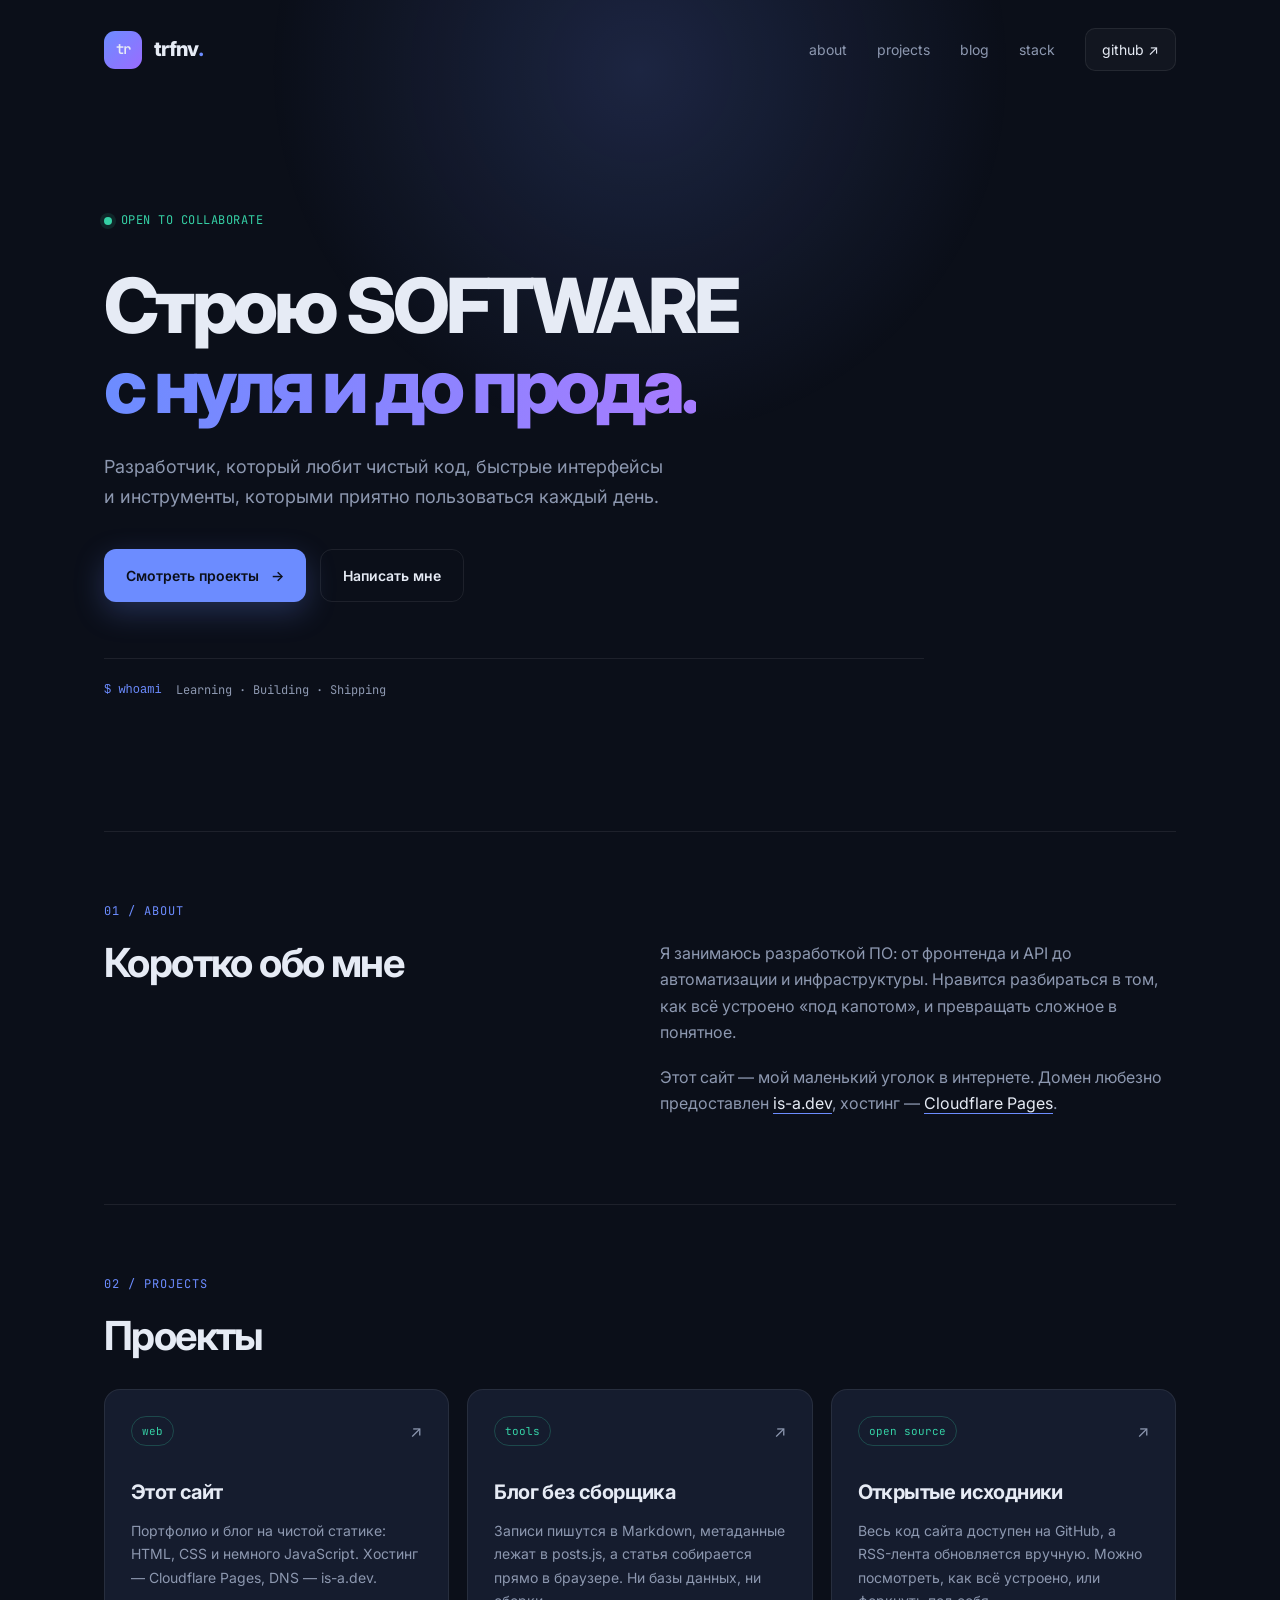
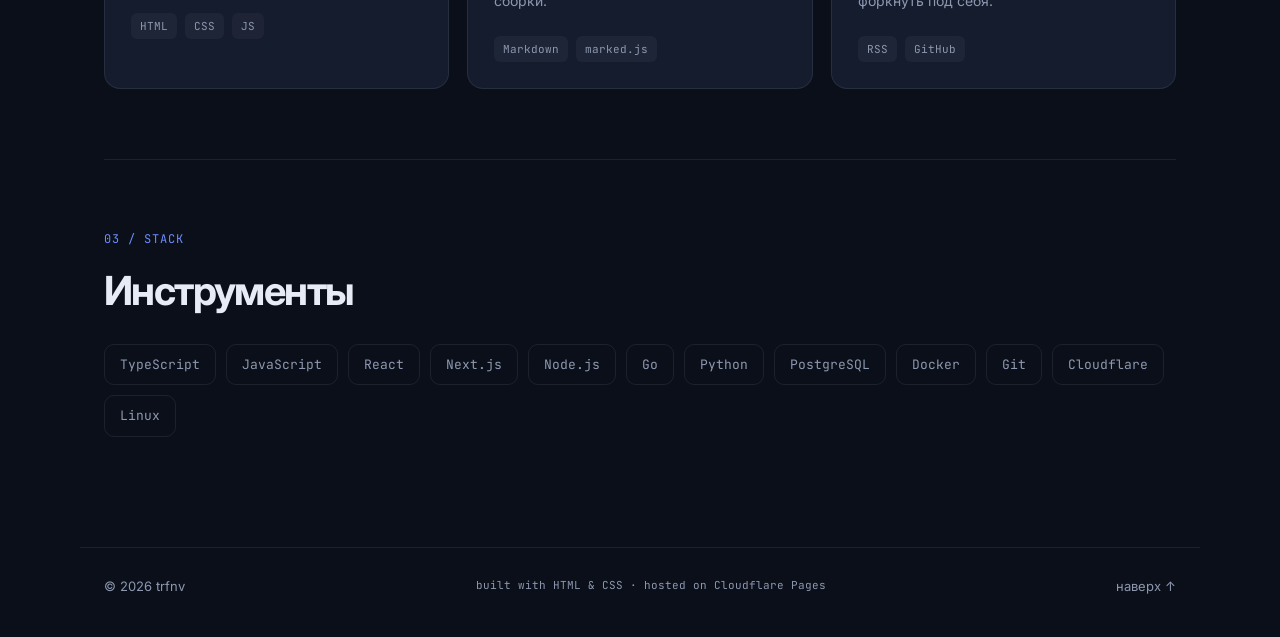
<file: index.html>
<!DOCTYPE html>
<html lang="ru">
<head>
  <meta charset="UTF-8" />
  <meta name="viewport" content="width=device-width, initial-scale=1.0" />
  <meta name="description" content="trfnv — разработка ПО,_open source и заметки о коде." />
  <meta name="theme-color" content="#0b0f19" />
  <title>trfnv — developer</title>
  <link rel="preconnect" href="https://fonts.googleapis.com" />
  <link rel="preconnect" href="https://fonts.gstatic.com" crossorigin />
  <link href="https://fonts.googleapis.com/css2?family=Inter:wght@400;500;600;800&family=JetBrains+Mono:wght@400;600&display=swap" rel="stylesheet" />
  <link rel="stylesheet" href="styles.css" />
</head>
<body>
  <div class="glow" aria-hidden="true"></div>

  <header class="site-header">
    <a class="brand" href="#top">
      <span class="brand-mark">tr</span>
      <span class="brand-name">trfnv<span class="brand-dot">.</span></span>
    </a>
    <nav class="nav" aria-label="Основная навигация">
      <a href="#about">about</a>
      <a href="#projects">projects</a>
      <a href="/blog">blog</a>
      <a href="#stack">stack</a>
      <a class="nav-cta" href="https://github.com/IvanTrifonoff" target="_blank" rel="noopener">github ↗</a>
    </nav>
  </header>

  <main id="top">
    <section class="hero">
      <p class="eyebrow"><span class="status-dot"></span> open to collaborate</p>
      <h1>Строю SOFTWARE<br /><span class="accent">с нуля и до прода.</span></h1>
      <p class="lede">
        Разработчик, который любит чистый код, быстрые интерфейсы
        и инструменты, которыми приятно пользоваться каждый день.
      </p>
      <div class="hero-actions">
        <a class="btn btn-primary" href="#projects">Смотреть проекты <span>→</span></a>
        <a class="btn btn-ghost" href="mailto:ivantrifonoff@users.noreply.github.com">Написать мне</a>
      </div>
      <div class="hero-meta">
        <code>$ whoami</code>
        <span>Learning · Building · Shipping</span>
      </div>
    </section>

    <section id="about" class="section">
      <div class="section-label">01 / about</div>
      <div class="about-grid">
        <h2>Коротко обо мне</h2>
        <div class="about-text">
          <p>
            Я занимаюсь разработкой ПО: от фронтенда и API до автоматизации
            и инфраструктуры. Нравится разбираться в том, как всё устроено
            «под капотом», и превращать сложное в понятное.
          </p>
          <p>
            Этот сайт — мой маленький уголок в интернете. Домен любезно
            предоставлен <a href="https://is-a.dev" target="_blank" rel="noopener">is-a.dev</a>,
            хостинг — <a href="https://pages.cloudflare.com" target="_blank" rel="noopener">Cloudflare Pages</a>.
          </p>
        </div>
      </div>
    </section>

    <section id="projects" class="section">
      <div class="section-label">02 / projects</div>
      <h2>Проекты</h2>
      <div class="cards">
        <article class="card">
          <div class="card-top"><span class="tag">web</span><span class="arrow">↗</span></div>
          <h3>Этот сайт</h3>
          <p>Портфолио и блог на чистой статике: HTML, CSS и немного JavaScript. Хостинг — Cloudflare Pages, DNS — is-a.dev.</p>
          <div class="card-foot"><span>HTML</span><span>CSS</span><span>JS</span></div>
        </article>
        <article class="card">
          <div class="card-top"><span class="tag">tools</span><span class="arrow">↗</span></div>
          <h3>Блог без сборщика</h3>
          <p>Записи пишутся в Markdown, метаданные лежат в posts.js, а статья собирается прямо в браузере. Ни базы данных, ни сборки.</p>
          <div class="card-foot"><span>Markdown</span><span>marked.js</span></div>
        </article>
        <article class="card">
          <div class="card-top"><span class="tag">open source</span><span class="arrow">↗</span></div>
          <h3>Открытые исходники</h3>
          <p>Весь код сайта доступен на GitHub, а RSS-лента обновляется вручную. Можно посмотреть, как всё устроено, или форкнуть под себя.</p>
          <div class="card-foot"><span>RSS</span><span>GitHub</span></div>
        </article>
      </div>
    </section>

    <section id="stack" class="section">
      <div class="section-label">03 / stack</div>
      <h2>Инструменты</h2>
      <ul class="chips">
        <li>TypeScript</li><li>JavaScript</li><li>React</li><li>Next.js</li>
        <li>Node.js</li><li>Go</li><li>Python</li><li>PostgreSQL</li>
        <li>Docker</li><li>Git</li><li>Cloudflare</li><li>Linux</li>
      </ul>
    </section>
  </main>

  <footer class="site-footer">
    <span>© <span id="year">2026</span> trfnv</span>
    <span class="footer-note">built with HTML &amp; CSS · hosted on Cloudflare Pages</span>
    <a href="#top">наверх ↑</a>
  </footer>

  <script>
    document.getElementById('year').textContent = new Date().getFullYear();
  </script>
</body>
</html>
</file>
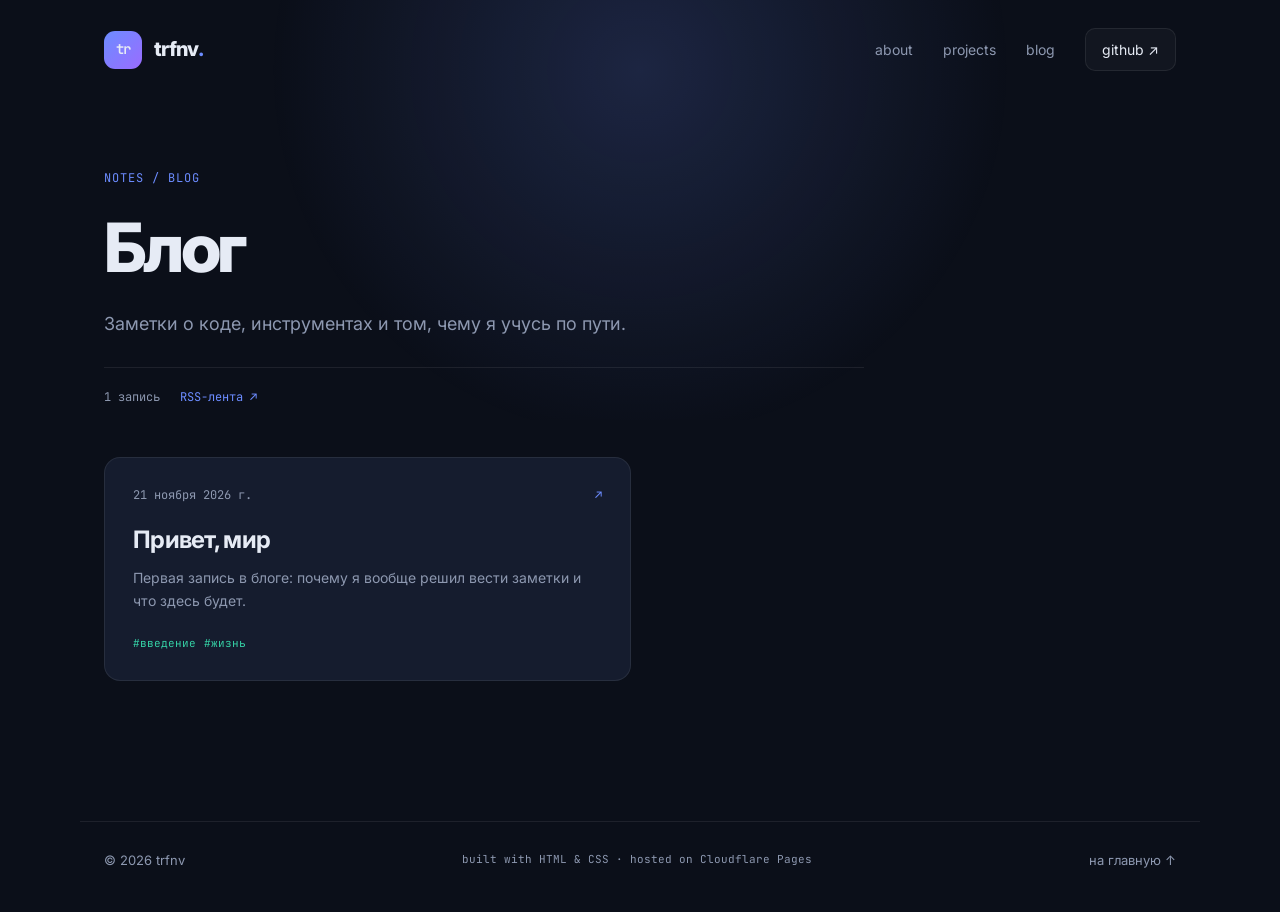
<file: blog/index.html>
<!DOCTYPE html>
<html lang="ru">
<head>
  <meta charset="UTF-8" />
  <meta name="viewport" content="width=device-width, initial-scale=1.0" />
  <meta name="description" content="Блог trfnv — заметки о разработке, инструментах и всём, что интересно." />
  <meta name="theme-color" content="#0b0f19" />
  <title>Блог — trfnv</title>
  <link rel="preconnect" href="https://fonts.googleapis.com" />
  <link rel="preconnect" href="https://fonts.gstatic.com" crossorigin />
  <link href="https://fonts.googleapis.com/css2?family=Inter:wght@400;500;600;800&family=JetBrains+Mono:wght@400;600&display=swap" rel="stylesheet" />
  <link rel="stylesheet" href="../styles.css" />
  <link rel="stylesheet" href="blog.css" />
</head>
<body>
  <div class="glow" aria-hidden="true"></div>

  <header class="site-header">
    <a class="brand" href="/">
      <span class="brand-mark">tr</span>
      <span class="brand-name">trfnv<span class="brand-dot">.</span></span>
    </a>
    <nav class="nav" aria-label="Основная навигация">
      <a href="/#about">about</a>
      <a href="/#projects">projects</a>
      <a href="/blog">blog</a>
      <a class="nav-cta" href="https://github.com/IvanTrifonoff" target="_blank" rel="noopener">github ↗</a>
    </nav>
  </header>

  <main class="blog-main">
    <section class="blog-hero">
      <div class="section-label">notes / blog</div>
      <h1>Блог</h1>
      <p class="lede">Заметки о коде, инструментах и том, чему я учусь по пути.</p>
      <div class="blog-meta-line">
        <span id="post-count">— записей</span>
        <a href="feed.xml" type="application/rss+xml">RSS-лента ↗</a>
      </div>
    </section>

    <section id="post-list" class="post-list" aria-live="polite">
      <p class="loading">Загружаю записи…</p>
    </section>
  </main>

  <footer class="site-footer">
    <span>© <span id="year">2026</span> trfnv</span>
    <span class="footer-note">built with HTML &amp; CSS · hosted on Cloudflare Pages</span>
    <a href="/">на главную ↑</a>
  </footer>

  <script src="posts.js"></script>
  <script>
    document.getElementById('year').textContent = new Date().getFullYear();

    const list = document.getElementById('post-list');
    const posts = (window.POSTS || []).slice().sort((a, b) => b.date.localeCompare(a.date));
    document.getElementById('post-count').textContent =
      posts.length + ' ' + (posts.length === 1 ? 'запись' : 'записей');

    if (!posts.length) {
      list.innerHTML = '<p class="loading">Пока нет ни одной записи.</p>';
    } else {
      list.innerHTML = posts.map(post => `
        <article class="post-card">
          <div class="post-card-top">
            <time datetime="${post.date}">${formatDate(post.date)}</time>
            <span class="post-card-arrow">↗</span>
          </div>
          <h2><a href="post?slug=${encodeURIComponent(post.slug)}">${escapeHtml(post.title)}</a></h2>
          <p>${escapeHtml(post.description || '')}</p>
          <div class="post-tags">${(post.tags || []).map(t => `<span>#${escapeHtml(t)}</span>`).join('')}</div>
        </article>
      `).join('');
    }

    function formatDate(iso) {
      const d = new Date(iso + 'T00:00:00');
      return d.toLocaleDateString('ru-RU', { day: 'numeric', month: 'long', year: 'numeric' });
    }
    function escapeHtml(s) {
      return String(s).replace(/[&<>"']/g, c => ({'&':'&amp;','<':'&lt;','>':'&gt;','"':'&quot;',"'":'&#39;'}[c]));
    }
  </script>
</body>
</html>
</file>
<file: styles.css>
:root {
  --bg: #0b0f19;
  --bg-soft: #121828;
  --card: #151c2e;
  --text: #e6ebf5;
  --muted: #8d98b0;
  --accent: #6c8cff;
  --accent-2: #35d0a5;
  --border: rgba(255, 255, 255, 0.08);
  --radius: 16px;
  --max: 1120px;
}

* { box-sizing: border-box; }

html { scroll-behavior: smooth; }

body {
  margin: 0;
  background: var(--bg);
  color: var(--text);
  font-family: 'Inter', -apple-system, BlinkMacSystemFont, 'Segoe UI', sans-serif;
  line-height: 1.65;
  -webkit-font-smoothing: antialiased;
  overflow-x: hidden;
}

a { color: inherit; text-decoration: none; }

.glow {
  position: fixed;
  top: -280px;
  left: 50%;
  width: 900px;
  height: 700px;
  transform: translateX(-50%);
  background: radial-gradient(circle, rgba(108, 140, 255, 0.18), transparent 65%);
  pointer-events: none;
  z-index: -1;
}

.site-header {
  max-width: var(--max);
  margin: 0 auto;
  padding: 28px 24px;
  display: flex;
  align-items: center;
  justify-content: space-between;
}

.brand { display: flex; align-items: center; gap: 12px; font-weight: 800; letter-spacing: -0.04em; }

.brand-mark {
  display: grid;
  place-items: center;
  width: 38px;
  height: 38px;
  border-radius: 11px;
  background: linear-gradient(135deg, var(--accent), #9a6cff);
  font-family: 'JetBrains Mono', monospace;
  font-size: 14px;
  font-weight: 600;
  letter-spacing: -0.06em;
}

.brand-name { font-size: 20px; }
.brand-dot { color: var(--accent); }

.nav { display: flex; align-items: center; gap: 30px; font-size: 14px; color: var(--muted); }
.nav a { transition: color 0.2s ease; }
.nav a:hover { color: var(--text); }

.nav-cta {
  padding: 9px 16px;
  border: 1px solid var(--border);
  border-radius: 10px;
  color: var(--text);
  background: rgba(255, 255, 255, 0.03);
}
.nav-cta:hover { border-color: var(--accent); }

main { max-width: var(--max); margin: 0 auto; padding: 0 24px; }

.hero { padding: 100px 0 130px; max-width: 820px; }

.eyebrow {
  display: inline-flex;
  align-items: center;
  gap: 9px;
  font-family: 'JetBrains Mono', monospace;
  font-size: 12px;
  color: var(--accent-2);
  letter-spacing: 0.04em;
  text-transform: uppercase;
}

.status-dot {
  width: 8px;
  height: 8px;
  border-radius: 50%;
  background: var(--accent-2);
  box-shadow: 0 0 0 4px rgba(53, 208, 165, 0.12);
}

h1 {
  margin: 22px 0 26px;
  font-size: clamp(42px, 7vw, 76px);
  line-height: 1.06;
  letter-spacing: -0.055em;
  font-weight: 800;
}

.accent {
  background: linear-gradient(90deg, var(--accent) 0%, #a77cff 100%);
  -webkit-background-clip: text;
  background-clip: text;
  color: transparent;
}

.lede { max-width: 560px; font-size: 18px; color: var(--muted); }

.hero-actions { display: flex; flex-wrap: wrap; gap: 14px; margin-top: 38px; }

.btn {
  display: inline-flex;
  align-items: center;
  gap: 12px;
  padding: 14px 22px;
  border-radius: 12px;
  font-size: 14px;
  font-weight: 600;
  transition: transform 0.2s ease, box-shadow 0.2s ease, border-color 0.2s ease;
}
.btn:hover { transform: translateY(-2px); }

.btn-primary {
  background: var(--accent);
  color: #0b0f19;
  box-shadow: 0 10px 30px rgba(108, 140, 255, 0.25);
}
.btn-primary:hover { box-shadow: 0 14px 38px rgba(108, 140, 255, 0.4); }

.btn-ghost { border: 1px solid var(--border); color: var(--text); }
.btn-ghost:hover { border-color: var(--accent); }

.hero-meta {
  display: flex;
  align-items: center;
  gap: 14px;
  margin-top: 56px;
  padding-top: 22px;
  border-top: 1px solid var(--border);
  font-family: 'JetBrains Mono', monospace;
  font-size: 12px;
  color: var(--muted);
}
.hero-meta code { color: var(--accent); }

.section { padding: 70px 0; border-top: 1px solid var(--border); }
.section-label {
  font-family: 'JetBrains Mono', monospace;
  font-size: 12px;
  color: var(--accent);
  letter-spacing: 0.08em;
  margin-bottom: 18px;
  text-transform: uppercase;
}

h2 {
  margin: 0 0 30px;
  font-size: clamp(28px, 4vw, 40px);
  letter-spacing: -0.04em;
  line-height: 1.15;
}

.about-grid { display: grid; grid-template-columns: 1fr 1fr; gap: 40px; }
.about-grid h2 { margin: 0; }
.about-text p { color: var(--muted); margin: 0 0 18px; }
.about-text a { color: var(--text); border-bottom: 1px solid var(--accent); }
.about-text a:hover { color: var(--accent); }

.cards { display: grid; grid-template-columns: repeat(3, 1fr); gap: 18px; }

.card {
  padding: 26px;
  background: var(--card);
  border: 1px solid var(--border);
  border-radius: var(--radius);
  transition: transform 0.25s ease, border-color 0.25s ease;
}
.card:hover { transform: translateY(-4px); border-color: rgba(108, 140, 255, 0.5); }

.card-top { display: flex; justify-content: space-between; align-items: center; margin-bottom: 30px; }
.tag {
  font-family: 'JetBrains Mono', monospace;
  font-size: 11px;
  color: var(--accent-2);
  padding: 5px 10px;
  border: 1px solid rgba(53, 208, 165, 0.25);
  border-radius: 99px;
}
.arrow { color: var(--muted); }

.card h3 { margin: 0 0 10px; font-size: 20px; letter-spacing: -0.03em; }
.card p { margin: 0 0 24px; color: var(--muted); font-size: 14px; }
.card-foot { display: flex; gap: 8px; flex-wrap: wrap; }
.card-foot span {
  font-size: 11px;
  font-family: 'JetBrains Mono', monospace;
  color: var(--muted);
  background: rgba(255, 255, 255, 0.04);
  padding: 4px 9px;
  border-radius: 6px;
}

.chips { display: flex; flex-wrap: wrap; gap: 10px; list-style: none; padding: 0; margin: 0; }
.chips li {
  padding: 9px 15px;
  border: 1px solid var(--border);
  border-radius: 10px;
  color: var(--muted);
  font-family: 'JetBrains Mono', monospace;
  font-size: 13px;
}
.chips li:hover { color: var(--text); border-color: var(--accent); }

.site-footer {
  max-width: var(--max);
  margin: 40px auto 0;
  padding: 28px 24px 40px;
  border-top: 1px solid var(--border);
  display: flex;
  justify-content: space-between;
  flex-wrap: wrap;
  gap: 12px;
  font-size: 13px;
  color: var(--muted);
}
.site-footer a:hover { color: var(--text); }
.footer-note { font-family: 'JetBrains Mono', monospace; font-size: 11px; }

@media (max-width: 760px) {
  .nav a:not(.nav-cta) { display: none; }
  .hero { padding: 70px 0 90px; }
  .about-grid, .cards { grid-template-columns: 1fr; }
}
</file>
<file: blog/blog.css>
.blog-main { padding-bottom: 100px; }

.blog-hero { padding: 70px 0 50px; max-width: 760px; }
.blog-hero h1 { font-size: clamp(42px, 7vw, 68px); }
.blog-hero .lede { max-width: 540px; }

.blog-meta-line {
  display: flex;
  align-items: center;
  gap: 20px;
  margin-top: 28px;
  padding-top: 20px;
  border-top: 1px solid var(--border);
  font-family: 'JetBrains Mono', monospace;
  font-size: 12px;
  color: var(--muted);
}
.blog-meta-line a { color: var(--accent); }
.blog-meta-line a:hover { text-decoration: underline; }

.loading { color: var(--muted); font-family: 'JetBrains Mono', monospace; font-size: 13px; }

.post-list {
  display: grid;
  grid-template-columns: repeat(2, 1fr);
  gap: 18px;
}

.post-card {
  padding: 28px;
  background: var(--card);
  border: 1px solid var(--border);
  border-radius: var(--radius);
  transition: transform 0.25s ease, border-color 0.25s ease;
}
.post-card:hover { transform: translateY(-4px); border-color: rgba(108, 140, 255, 0.5); }

.post-card-top {
  display: flex;
  justify-content: space-between;
  align-items: center;
  font-family: 'JetBrains Mono', monospace;
  font-size: 12px;
  color: var(--muted);
  margin-bottom: 20px;
}
.post-card-arrow { color: var(--accent); }

.post-card h2 { margin: 0 0 12px; font-size: 24px; letter-spacing: -0.03em; }
.post-card h2 a:hover { color: var(--accent); }
.post-card p { margin: 0 0 22px; color: var(--muted); font-size: 14px; }

.post-tags { display: flex; flex-wrap: wrap; gap: 8px; }
.post-tags span {
  font-family: 'JetBrains Mono', monospace;
  font-size: 11px;
  color: var(--accent-2);
}

.article-main { max-width: 820px; padding-top: 50px; }

.back-link {
  display: inline-block;
  margin-bottom: 40px;
  font-family: 'JetBrains Mono', monospace;
  font-size: 12px;
  color: var(--muted);
}
.back-link:hover { color: var(--accent); }

.article-header {
  padding-bottom: 30px;
  margin-bottom: 40px;
  border-bottom: 1px solid var(--border);
}
.article-header h1 { font-size: clamp(34px, 5vw, 52px); margin: 16px 0 18px; }
.article-header time {
  font-family: 'JetBrains Mono', monospace;
  font-size: 12px;
  color: var(--muted);
}

.prose { font-size: 17px; color: #cdd5e6; }
.prose h1, .prose h2, .prose h3 { color: var(--text); letter-spacing: -0.03em; margin: 1.8em 0 0.6em; }
.prose h1 { font-size: 30px; }
.prose h2 { font-size: 24px; }
.prose h3 { font-size: 19px; }
.prose p { margin: 0 0 1.2em; }
.prose a { color: var(--accent); border-bottom: 1px solid rgba(108, 140, 255, 0.4); }
.prose a:hover { border-bottom-color: var(--accent); }
.prose strong { color: var(--text); }
.prose ul, .prose ol { padding-left: 24px; margin: 0 0 1.2em; }
.prose li { margin-bottom: 6px; }
.prose blockquote {
  margin: 1.5em 0;
  padding: 4px 20px;
  border-left: 3px solid var(--accent);
  color: var(--muted);
  background: rgba(108, 140, 255, 0.05);
  border-radius: 0 10px 10px 0;
}
.prose code {
  font-family: 'JetBrains Mono', monospace;
  font-size: 0.88em;
  background: rgba(255, 255, 255, 0.06);
  padding: 2px 6px;
  border-radius: 5px;
  color: #b9c7ff;
}
.prose pre {
  background: var(--bg-soft);
  border: 1px solid var(--border);
  padding: 20px;
  border-radius: 12px;
  overflow-x: auto;
  margin: 1.5em 0;
}
.prose pre code { background: none; padding: 0; color: var(--text); font-size: 13px; }
.prose hr { border: none; border-top: 1px solid var(--border); margin: 2.5em 0; }
.prose img { max-width: 100%; border-radius: 12px; }

.article-bottom {
  margin-top: 70px;
  padding-top: 30px;
  border-top: 1px solid var(--border);
}

@media (max-width: 760px) {
  .post-list { grid-template-columns: 1fr; }
  .blog-hero { padding: 40px 0 30px; }
}
</file>
